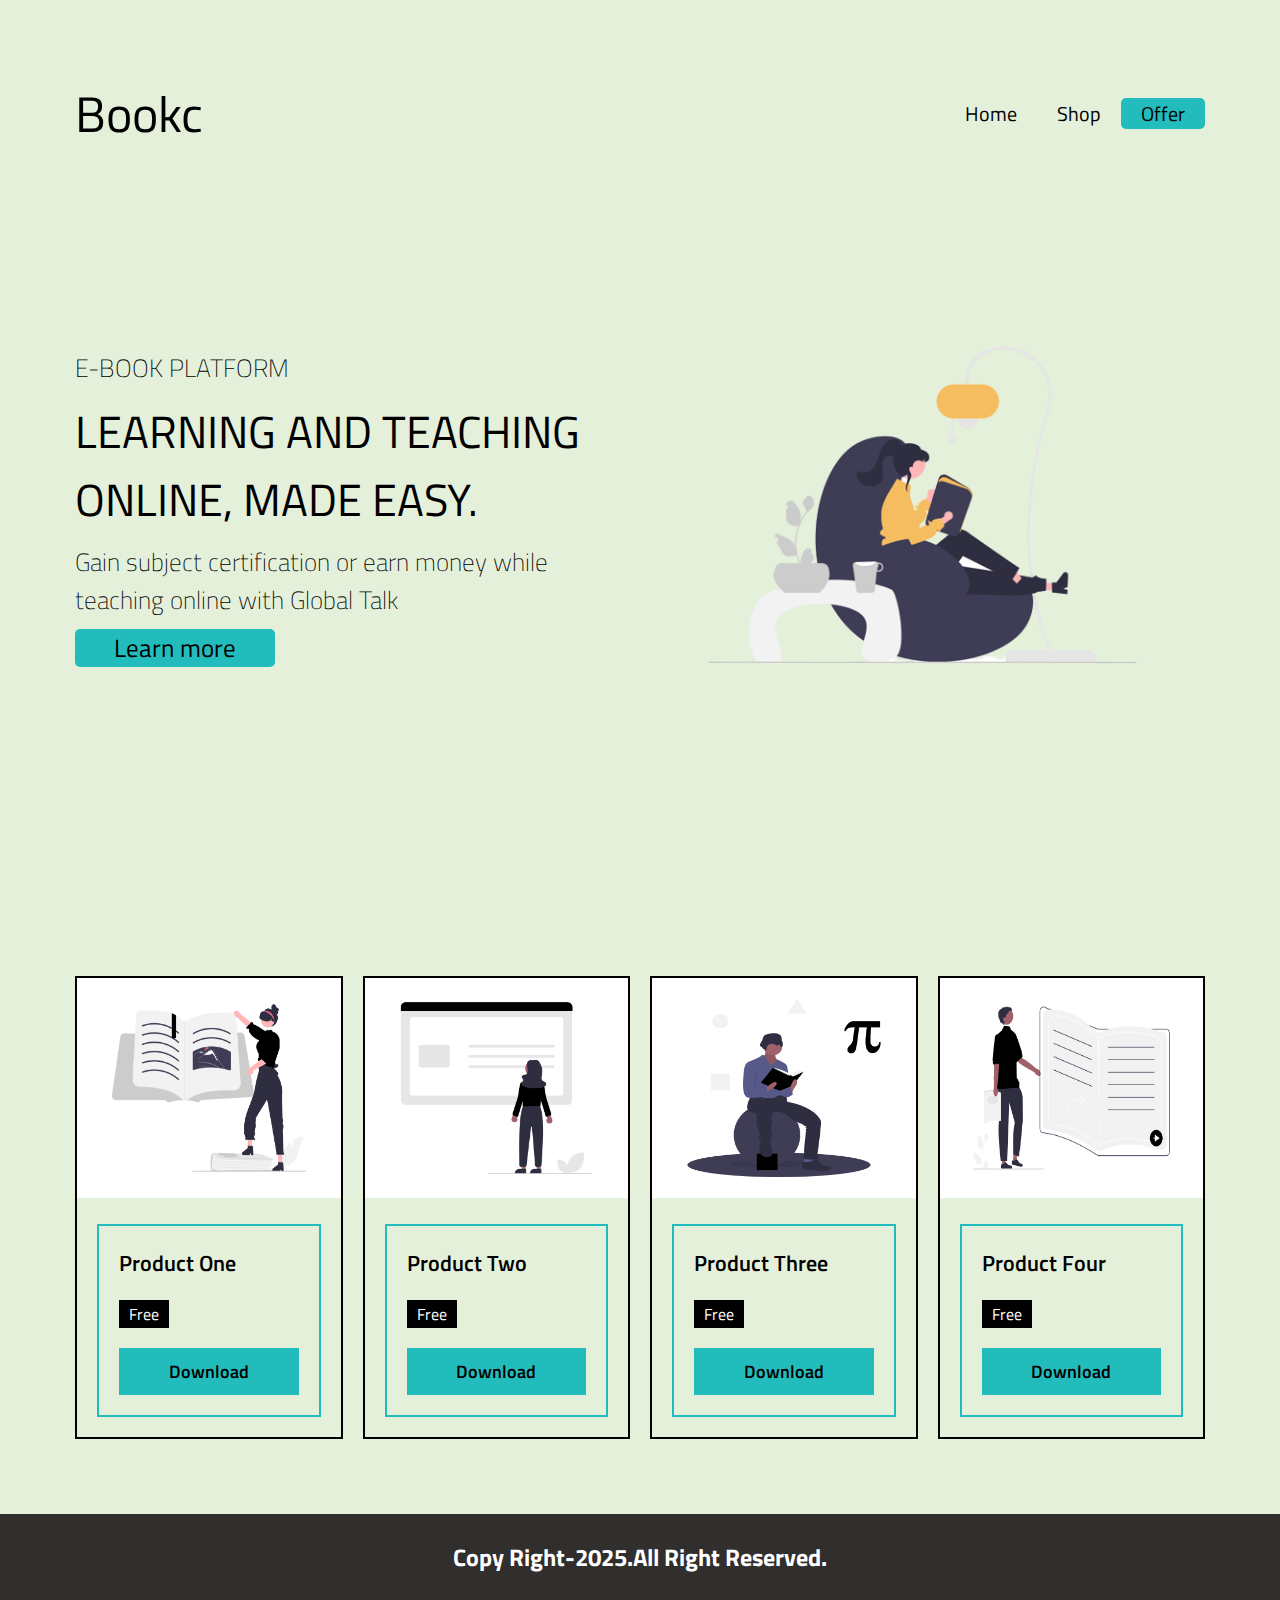
<file: index.html>
<!DOCTYPE html>
<html lang="en">
  <head>
    <meta charset="UTF-8" />
    <meta name="viewport" content="width=device-width, initial-scale=1.0" />

    <!-- //style// -->
    <link rel="stylesheet" href="/style.css" />
    <!-- //font// -->
    <link rel="preconnect" href="https://fonts.googleapis.com" />
    <link rel="preconnect" href="https://fonts.gstatic.com" crossorigin="" />
    <link
      href="https://fonts.googleapis.com/css2?family=Montserrat:wght@100&amp;family=Open+Sans:wght@300&amp;family=Poppins:wght@400;900&amp;family=Raleway:wght@100;300&amp;family=Roboto:wght@100&amp;family=Sofia+Sans+Condensed:wght@400;500;600;700&amp;family=Titillium+Web:wght@200&amp;display=swap"
      rel="stylesheet"
    />
    <!-- //favicon// -->
    <link rel="shortcut icon" href="/image/favicon.ico" type="image/x-icon" />
    <!-- //title// -->
    <title>Bookc || Home</title>
  </head>
  <body>
    <div class="home">
      <!-- //header section// -->
      <header class="header">
        <h1 class="title">Bookc</h1>
        <nav>
          <a href="">Home</a>
          <a href="./pages/shop.html">Shop</a>
          <button>Offer</button>
        </nav>
      </header>
      <!-- //header-part-end// -->

      <!-- //hero-section-start// -->
      <div class="hero-container">
        <div class="content-container">
          <div class="sub-title">E-BOOK PLATFORM</div>
          <h2 class="title">
            LEARNING AND TEACHING <br />
            ONLINE, MADE EASY.
          </h2>
          <div class="description">
            Gain subject certification or earn money while <br />
            teaching online with Global Talk
          </div>
          <button class="hero-cta">Learn more</button>
        </div>
        <div class="image-container">
          <img src="/image/home-page-hero-img.png" alt="" />
        </div>
      </div>
      <!-- //hero-section-end// -->

      <!-- //product-section// -->
      <div class="product-section">
        <div class="product-heading">
          <h2>Special Collection</h2>
        </div>
        <div class="product-grid">
          <div class="product">
            <img src="/image/home-product-1-img.png" alt="" />
            <div class="product-content-container">
              <div class="content product-content">
                <div class="productname">Product One</div>
                <span class="product-tag">Free</span>
                <button class="download-btn">Download</button>
              </div>
              <button class="download-btn-hidden">Download</button>
            </div>
          </div>
          <div class="product">
            <img src="/image/home-product-2-img.png" alt="" />
            <div class="product-content-container">
              <div class="content product-content">
                <div class="productname">Product Two</div>
                <span class="product-tag">Free</span>
                <button class="download-btn">Download</button>
              </div>
              <button class="download-btn-hidden">Download</button>
            </div>
          </div>
          <div class="product">
            <img src="/image/home-product-3-img.png" alt="" />
            <div class="product-content-container">  
              <div class="content product-content">
                <div class="productname">Product Three</div>
                <span class="product-tag">Free</span>
                <button class="download-btn">Download</button>
              </div>
              <button class="download-btn-hidden">Download</button>
            </div>
          </div>
          <div class="product">
            <img src="/image/home-product-4-img.png" alt="" />
            <div class="product-content-container">
              <div class="content product-content">
                <div class="productname">Product Four</div>
                <span class="product-tag">Free</span>
                <button class="download-btn">Download</button>
              </div>
              <button class="download-btn-hidden">Download</button>
            </div>
          </div>
        </div>
      </div>
    </div>

    <div class="bottom"><h2>Copy Right-2025.All Right Reserved.</h2></div>
  </body>
</html>
</file>
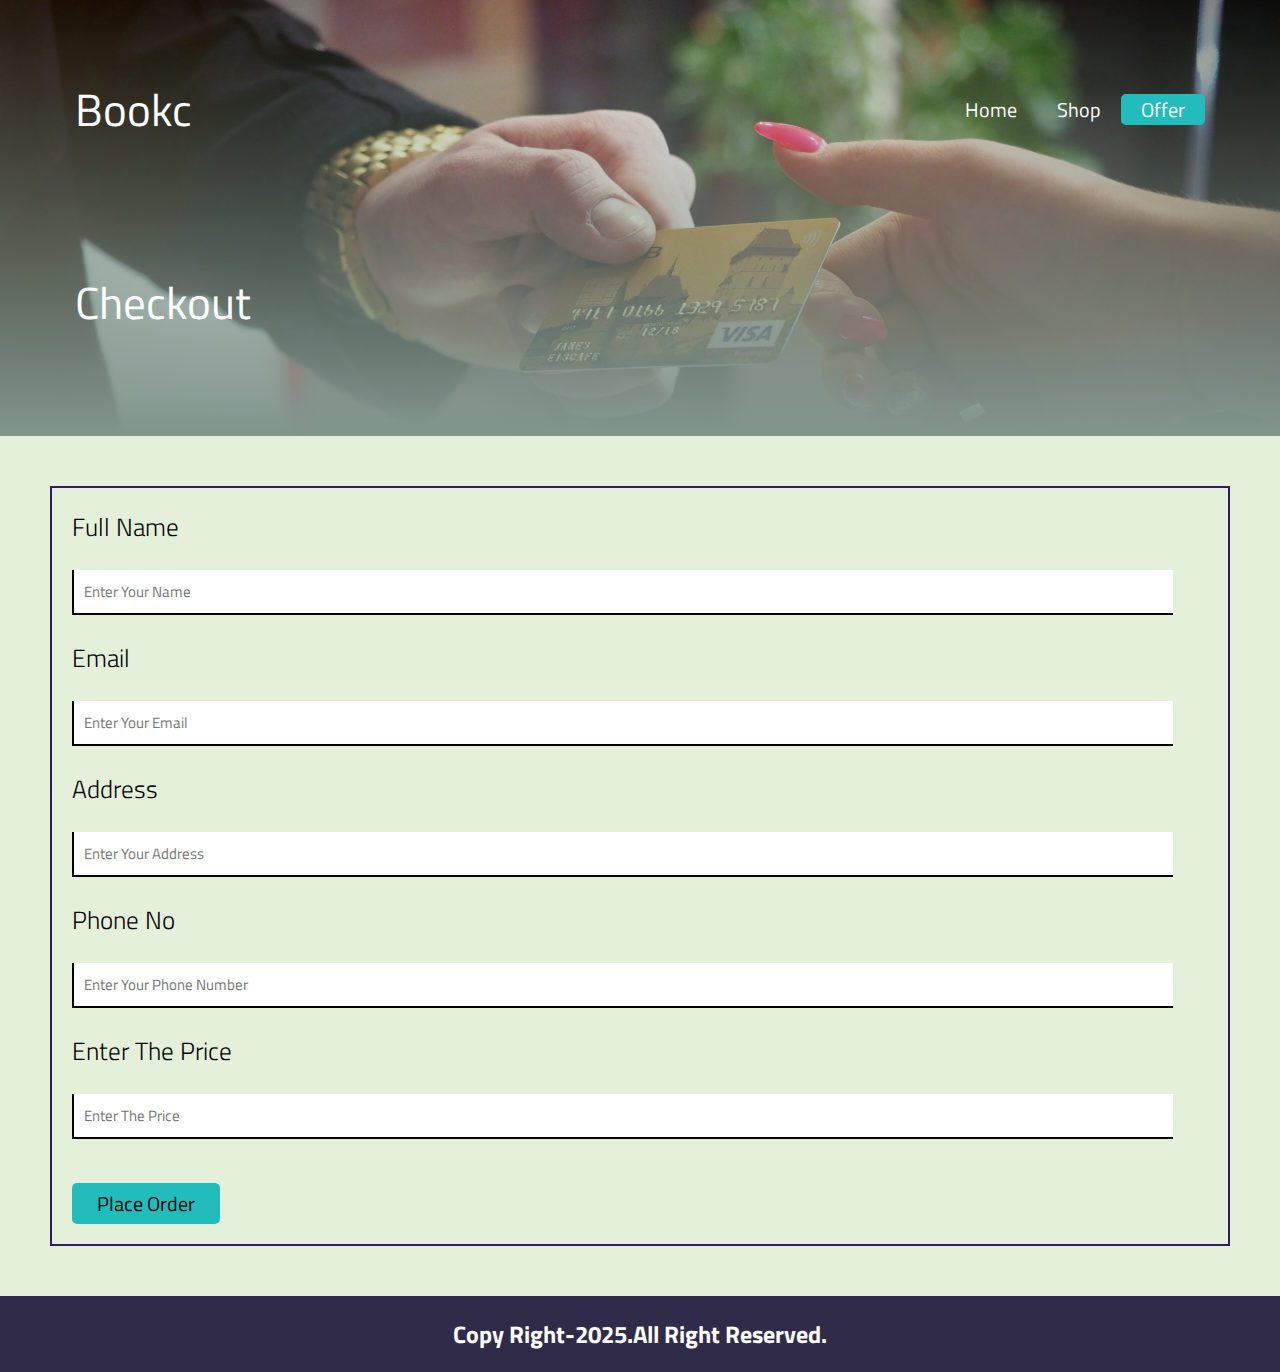
<file: pages/check-out.html>
<!DOCTYPE html>
<html lang="en">
  <head>
    <meta charset="UTF-8" />
    <meta name="viewport" content="width=device-width, initial-scale=1.0" />

    <!-- //style// -->
    <link rel="stylesheet" href="/style.css" />
    <!-- //font// -->
    <link rel="preconnect" href="https://fonts.googleapis.com" />
    <link rel="preconnect" href="https://fonts.gstatic.com" crossorigin="" />
    <link
      href="https://fonts.googleapis.com/css2?family=Montserrat:wght@100&amp;family=Open+Sans:wght@300&amp;family=Poppins:wght@400;900&amp;family=Raleway:wght@100;300&amp;family=Roboto:wght@100&amp;family=Sofia+Sans+Condensed:wght@400;500;600;700&amp;family=Titillium+Web:wght@200&amp;display=swap"
      rel="stylesheet"
    />
    <!-- //favicon// -->
    <link rel="shortcut icon" href="/image/favicon.ico" type="image/x-icon" />
    <!-- //title// -->
    <title>Bookc || Home</title>
  </head>
  <body>
    <div class="home">
      <!-- //header section// -->
      <header class="header-2">
        <section class="header-top-2">
          <h1>Bookc</h1>
          <!-- //nav-start// -->
          <nav>
            <a href="/index.html">Home</a>
            <a href="/pages/shop.html">Shop</a>
            <button>Offer</button>
          </nav>
        </section>
        <h2>Checkout</h2>
      </header>
      <!-- //header-part-end// -->

      <!-- //form-section// -->

      <section class="container">
        <form action="">
          <div class="full-name">
            <h2>Full Name</h2><br>
            <input type="text" required placeholder="Enter Your Name">
          </div><br>
          <div class="email">
            <h2>Email</h2><br>
            <input type="email" required name id placeholder="Enter Your Email">
          </div><br>
          <div class="address">
            <h2>Address</h2><br>
            <input type="text" required placeholder="Enter Your Address">
          </div><br>
          <div class="phone-no">
            <h2>Phone No</h2><br>
            <input type="number" required placeholder="Enter Your Phone Number">
          </div><br>
          <div class="enter-price">
            <h2>Enter The Price</h2><br>
            <input type="number" required placeholder="Enter The Price">
          </div><br>
          <div class="btn">
            <button type="submit">Place Order</button>
          </div>
        </form>
      </section>
      <footer>
          <h2>Copy Right-2025.All Right Reserved.</h2>
        </footer>
        </body>
        </html>
</file>
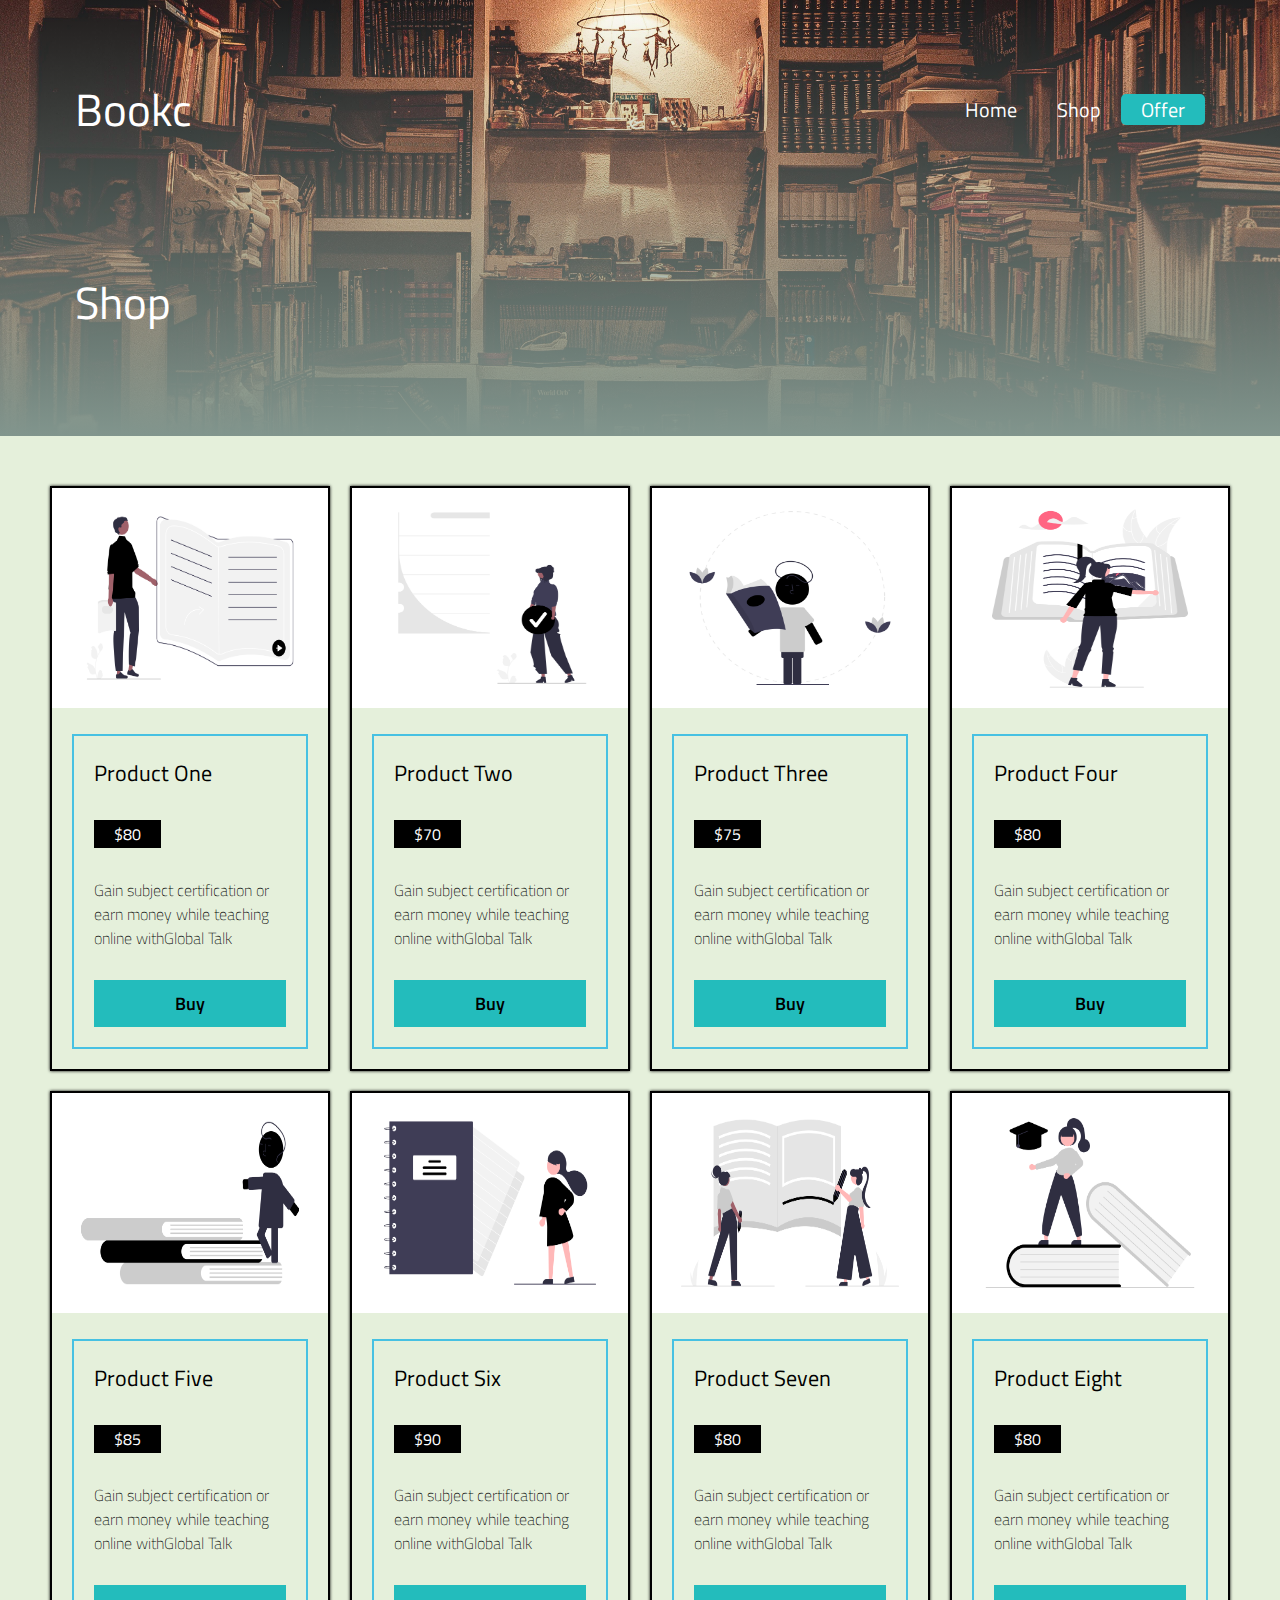
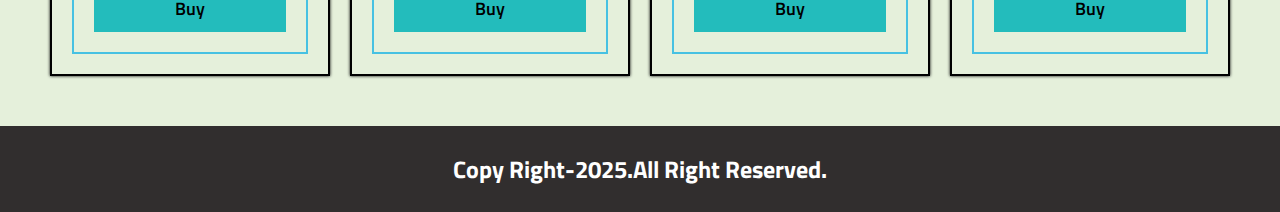
<file: pages/shop.html>
<!DOCTYPE html>
<html lang="en">
  <head>
    <meta charset="UTF-8" />
    <meta name="viewport" content="width=device-width, initial-scale=1.0" />

    <!-- //style// -->
    <link rel="stylesheet" href="/style.css" />
    <!-- //font// -->
    <link rel="preconnect" href="https://fonts.googleapis.com" />
    <link rel="preconnect" href="https://fonts.gstatic.com" crossorigin="" />
    <link
      href="https://fonts.googleapis.com/css2?family=Montserrat:wght@100&amp;family=Open+Sans:wght@300&amp;family=Poppins:wght@400;900&amp;family=Raleway:wght@100;300&amp;family=Roboto:wght@100&amp;family=Sofia+Sans+Condensed:wght@400;500;600;700&amp;family=Titillium+Web:wght@200&amp;display=swap"
      rel="stylesheet"
    />
    <!-- //favicon// -->
    <link rel="shortcut icon" href="/image/favicon.ico" type="image/x-icon" />
    <!-- //title// -->
    <title>Bookc || Home</title>
  </head>
  <body>
    <div class="home">
      <!-- //header section=start// -->
      <header class="header-1">
        <section class="header-top">
          <h1>Bookc</h1>
          <!-- //nav-start// -->
          <nav>
            <a href="/index.html">Home</a>
            <a href="/pages/shop.html">Shop</a>
            <button>Offer</button>
          </nav>
        </section>
        <h2>Shop</h2>
      </header>
      <!-- //header-section-end// -->

      <!-- //product-section// -->
      <div class="product-section-2">
        <!-- <div class="product-heading-2">
          <h2>Products</h2>
        </div> -->
        <div class="product-grid-2">
          <div class="product-2">
            <img src="/image/shop-book-1.png" alt="" />
            <div class="product-content-2">
              <div class="productname">Product One</div>
              <span class="price">$80</span>
              <div class="description">
                Gain subject certification or earn money while teaching online
                withGlobal Talk
              </div>
              <a href="/pages/check-out.html"><button class="buy-btn">Buy</button></a>
            </div>
          </div>
          <div class="product-2">
            <img src="/image/shop-book-2.png" alt="" />
            <div class="product-content-2">
              <div class="productname">Product Two</div>
              <span class="price">$70</span>
              <div class="description">
                Gain subject certification or earn money while teaching online
                withGlobal Talk
              </div>
              <a href="/pages/check-out.html"><button class="buy-btn">Buy</button></a>
            </div>
          </div>
          <div class="product-2">
            <img src="/image/shop-book-3.png" alt="" />
            <div class="product-content-2">
              <div class="productname">Product Three</div>
              <span class="price">$75</span>
              <div class="description">
                Gain subject certification or earn money while teaching online
                withGlobal Talk
              </div>
              <a href="/pages/check-out.html"><button class="buy-btn">Buy</button></a>
            </div>
          </div>
          <div class="product-2">
            <img src="/image/shop-book-4.png" alt="" />
            <div class="product-content-2">
              <div class="productname">Product Four</div>
              <span class="price">$80</span>
              <div class="description">
                Gain subject certification or earn money while teaching online
                withGlobal Talk
              </div>
              <a href="/pages/check-out.html"><button class="buy-btn">Buy</button></a>
            </div>
          </div>
          <div class="product-2">
            <img src="/image/shop-book-5.png" alt="" />
            <div class="product-content-2">
              <div class="productname">Product Five</div>
              <span class="price">$85</span>
              <div class="description">
                Gain subject certification or earn money while teaching online
                withGlobal Talk
              </div>
              <a href="/pages/check-out.html"><button class="buy-btn">Buy</button></a>
            </div>
          </div>
          <div class="product-2">
            <img src="/image/shop-book-6.png" alt="" />
            <div class="product-content-2">
              <div class="productname">Product Six</div>
              <span class="price">$90</span>
              <div class="description">
                Gain subject certification or earn money while teaching online
                withGlobal Talk
              </div>
              <a href="/pages/check-out.html"><button class="buy-btn">Buy</button></a>
            </div>
          </div>
          <div class="product-2">
            <img src="/image/shop-book-7.png" alt="" />
            <div class="product-content-2">
              <div class="productname">Product Seven</div>
              <span class="price">$80</span>
              <div class="description">
                Gain subject certification or earn money while teaching online
                withGlobal Talk
              </div>
              <a href="/pages/check-out.html"><button class="buy-btn">Buy</button></a>
            </div>
          </div>
          <div class="product-2">
            <img src="/image/shop-book-8.png" alt="" />
            <div class="product-content-2">
              <div class="productname">Product Eight</div>
              <span class="price">$80</span>
              <div class="description">
                Gain subject certification or earn money while teaching online
                withGlobal Talk
              </div>
              <a href="/pages/check-out.html"><button class="buy-btn">Buy</button></a>
            </div>
          </div>
        </div>
      </div>
    </div>

    <div class="bottom"><h2>Copy Right-2025.All Right Reserved.</h2></div>
  </body>
</html>
</file>
<file: style.css>
@import url("https://fonts.googleapis.com/css2?family=Titillium+Web:ital,wght@0,200;0,300;0,400;0,600;0,700;0,900;1,200;1,300;1,400;1,600;1,700&display=swap");
body,
html {
  margin: 0;
  padding: 0;
}

* {
  margin: 0;
  padding: 0;
  text-decoration: none;
  font-family: "Titillium Web", sans-serif;
}

.download-btn-hidden {
  display: none;
  background-color: #078b8b;
  padding: 10px 10px;
  border: 0;
  font-size: 18px;
  font-weight: 600;
  cursor: pointer;
}

.download-btn-hidden:hover {
  color: white;
  background-color: #000000;
}

.product-content-container:hover .download-btn-hidden {
  display: block;
}

.product-content-container:hover {
  background-color: #23bcbc;
  display: -webkit-box;
  display: -ms-flexbox;
  display: flex;
  -webkit-box-pack: center;
      -ms-flex-pack: center;
          justify-content: center;
  -webkit-box-align: center;
      -ms-flex-align: center;
          align-items: center;
  padding: 86px 0px;
}

.product-content-container:hover .product-content {
  display: none !important;
}

/* //header section// */
.home {
  background-color: #e5f0db;
  /* //hero-section-start// */
  /* //product section container// */
}

.home .header {
  display: -webkit-box;
  display: -ms-flexbox;
  display: flex;
  -webkit-box-pack: justify;
      -ms-flex-pack: justify;
          justify-content: space-between;
  -webkit-box-align: center;
      -ms-flex-align: center;
          align-items: center;
  padding: 75px;
}

.home .header h1 {
  font-size: 50px;
  font-weight: 400;
}

.home .header nav {
  display: -webkit-box;
  display: -ms-flexbox;
  display: flex;
  -webkit-box-align: center;
      -ms-flex-align: center;
          align-items: center;
  gap: px;
}

.home .header nav nav,
.home .header nav a,
.home .header nav button {
  padding: 0px 20px;
  border: 0;
  border-radius: 5px;
  font-size: 20px;
  color: black;
}

.home .header nav button {
  background-color: #23bcbc;
}

.home .hero-container {
  display: -webkit-box;
  display: -ms-flexbox;
  display: flex;
  -webkit-box-pack: justify;
      -ms-flex-pack: justify;
          justify-content: space-between;
  -webkit-box-align: center;
      -ms-flex-align: center;
          align-items: center;
  padding: 75px;
}

.home .hero-container .content-container {
  display: -webkit-box;
  display: -ms-flexbox;
  display: flex;
  -webkit-box-orient: vertical;
  -webkit-box-direction: normal;
      -ms-flex-direction: column;
          flex-direction: column;
  gap: 10px;
  width: 50%;
}

.home .hero-container .content-container .sub-title,
.home .hero-container .content-container .description {
  font-size: 25px;
  font-weight: 200;
}

.home .hero-container .content-container .title {
  font-size: 45px;
  font-weight: 400;
}

.home .hero-container .content-container .hero-cta {
  padding: 0px 20px;
  width: 200px;
  background-color: #23bcbc;
  border: 0;
  border-radius: 5px;
  font-size: 25px;
}

.home .hero-container .image-container {
  width: 50%;
}

.home .hero-container .image-container img {
  width: 100%;
  height: auto;
}

.home .product-section {
  padding: 75px;
  display: -webkit-box;
  display: -ms-flexbox;
  display: flex;
  -webkit-box-orient: vertical;
  -webkit-box-direction: normal;
      -ms-flex-direction: column;
          flex-direction: column;
  gap: 20px;
}

.home .product-section .product-heading {
  width: 100%;
  display: -webkit-box;
  display: -ms-flexbox;
  display: flex;
  -webkit-box-pack: center;
      -ms-flex-pack: center;
          justify-content: center;
  font-size: 8rem;
  font-weight: bold;
  color: transparent;
  background-image: url("https://images.unsplash.com/photo-1732535725600-f805d8b33c9c?q=80&w=1470&auto=format&fit=crop&ixlib=rb-4.0.3&ixid=M3wxMjA3fDB8MHxwaG90by1wYWdlfHx8fGVufDB8fHx8fA%3D%3D");
  background-size: 200%;
  /* Enlarged for smooth animation */
  background-position: 0 50%;
  background-clip: text;
  -webkit-background-clip: text;
  -webkit-text-fill-color: transparent;
  -webkit-animation: animate-background 5s infinite alternate linear;
          animation: animate-background 5s infinite alternate linear;
}

.home .product-section .product-heading h2 {
  font-size: 60px;
  font-weight: 500;
  text-transform: uppercase;
}

@-webkit-keyframes animate-background {
  0% {
    background-position: 0 50%;
  }
  100% {
    background-position: 100% 50%;
  }
}

@keyframes animate-background {
  0% {
    background-position: 0 50%;
  }
  100% {
    background-position: 100% 50%;
  }
}

.home .product-section .product-grid {
  display: -webkit-box;
  display: -ms-flexbox;
  display: flex;
  /* display: grid; */
  /* grid-template-columns: 1fr 1fr 1fr 1fr; */
  gap: 20px;
}

.home .product-section .product-grid .product {
  border: 2px solid black;
  width: 100%;
}

.home .product-section .product-grid .product img {
  width: 100%;
  height: 220px;
  background-color: white;
}

.home .product-section .product-grid .product .product-content {
  border: 2px solid #23bcbc;
  display: -webkit-box;
  display: -ms-flexbox;
  display: flex;
  -webkit-box-orient: vertical;
  -webkit-box-direction: normal;
      -ms-flex-direction: column;
          flex-direction: column;
  padding: 20px;
  margin: 20px;
  gap: 20px;
}

.home .product-section .product-grid .product .product-content .productname {
  font-size: 22px;
  font-weight: 600;
}

.home .product-section .product-grid .product .product-content .product-tag {
  background: black;
  color: white;
  padding: 2px 10px;
  width: -webkit-fit-content;
  width: -moz-fit-content;
  width: fit-content;
}

.home .product-section .product-grid .product .product-content .download-btn {
  background-color: #23bcbc;
  padding: 10px 10px;
  border: 0;
  font-size: 18px;
  font-weight: 600;
  cursor: pointer;
}

.home .product-section .product-grid .product .product-content .download-btn:hover {
  color: white;
  background-color: #000000;
}

.bottom {
  text-align: center;
  padding: 25px;
  color: white;
  background-color: #312e2e;
}

@media (max-width: 767px) {
  .header {
    -webkit-box-orient: vertical;
    -webkit-box-direction: normal;
        -ms-flex-direction: column;
            flex-direction: column;
  }
  .hero-container {
    -webkit-box-orient: vertical;
    -webkit-box-direction: normal;
        -ms-flex-direction: column;
            flex-direction: column;
  }
  .content-container {
    line-height: px;
  }
  .product-grid {
    -webkit-box-orient: vertical;
    -webkit-box-direction: normal;
        -ms-flex-direction: column;
            flex-direction: column;
    width: 390px;
    margin-left: -71px;
  }
  .product {
    width: 100%;
  }
}

/* //shope-style// */
/* //header-section// */
.header-1 {
  background-image: -webkit-gradient(linear, left top, left bottom, from(#ebe79b04), to(#81958d)), url(/image/pexels-juanpphotoandvideo-877971.jpg);
  background-image: linear-gradient(-180deg, #ebe79b04, #81958d), url(/image/pexels-juanpphotoandvideo-877971.jpg);
  background-position: center;
  background-repeat: no-repeat;
  background-size: cover;
  color: white;
}

.header-1 h2 {
  font-size: 45px;
  font-weight: 400;
  color: white;
  margin: 50px;
  padding-left: 25px;
  padding-bottom: 100px;
}

.header-1 .header-top {
  display: -webkit-box;
  display: -ms-flexbox;
  display: flex;
  -webkit-box-pack: justify;
      -ms-flex-pack: justify;
          justify-content: space-between;
  -webkit-box-align: center;
      -ms-flex-align: center;
          align-items: center;
  padding: 75px;
}

.header-1 .header-top h1 {
  font-size: 45px;
  font-weight: 400;
  color: white;
}

.header-1 .header-top nav {
  display: -webkit-box;
  display: -ms-flexbox;
  display: flex;
  -webkit-box-align: center;
      -ms-flex-align: center;
          align-items: center;
  gap: px;
}

.header-1 .header-top nav nav,
.header-1 .header-top nav a,
.header-1 .header-top nav button {
  padding: 0px 20px;
  border: 0;
  border-radius: 5px;
  font-size: 20px;
  color: white;
}

.header-1 .header-top nav button {
  background-color: #23bcbc;
}

/* //Product-section// */
.product-section-2 {
  padding: 0px 50px 50px 50px;
  display: -webkit-box;
  display: -ms-flexbox;
  display: flex;
  -webkit-box-orient: vertical;
  -webkit-box-direction: normal;
      -ms-flex-direction: column;
          flex-direction: column;
  gap: 20px;
}

.product-section-2 .product-heading-2 {
  width: 100%;
  display: -webkit-box;
  display: -ms-flexbox;
  display: flex;
  -webkit-box-pack: center;
      -ms-flex-pack: center;
          justify-content: center;
  font-size: 8rem;
  font-weight: bold;
  color: transparent;
  background-image: url("https://images.unsplash.com/photo-1732535725600-f805d8b33c9c?q=80&w=1470&auto=format&fit=crop&ixlib=rb-4.0.3&ixid=M3wxMjA3fDB8MHxwaG90by1wYWdlfHx8fGVufDB8fHx8fA%3D%3D");
  background-size: 200%;
  /* Enlarged for smooth animation */
  background-position: 0 50%;
  background-clip: text;
  -webkit-background-clip: text;
  -webkit-text-fill-color: transparent;
  -webkit-animation: animate-background 5s infinite alternate linear;
          animation: animate-background 5s infinite alternate linear;
}

.product-section-2 .product-heading-2 h2 {
  font-size: 60px;
  font-weight: 500;
  text-transform: uppercase;
}

@keyframes animate-background {
  0% {
    background-position: 0 50%;
  }
  100% {
    background-position: 100% 50%;
  }
}

.product-section-2 .product-grid-2 {
  display: -ms-grid;
  display: grid;
  -ms-grid-columns: 1fr 1fr 1fr 1fr;
      grid-template-columns: 1fr 1fr 1fr 1fr;
  gap: 20px;
}

.product-section-2 .product-grid-2 .product-2 {
  border: 2px solid black;
  -webkit-box-shadow: 0px 0px 3px 0px black;
          box-shadow: 0px 0px 3px 0px black;
}

.product-section-2 .product-grid-2 .product-2 img {
  width: 100%;
  height: 220px;
  background-color: white;
}

.product-section-2 .product-grid-2 .product-2 .product-content-2 {
  display: -webkit-box;
  display: -ms-flexbox;
  display: flex;
  -webkit-box-orient: vertical;
  -webkit-box-direction: normal;
      -ms-flex-direction: column;
          flex-direction: column;
  padding: 20px;
  gap: 30px;
  border: 2px solid #47c1e2;
  margin: 20px;
}

.product-section-2 .product-grid-2 .product-2 .product-content-2 .productname {
  font-size: 22px;
  font-weight: 500;
}

.product-section-2 .product-grid-2 .product-2 .product-content-2 .price {
  background: black;
  color: white;
  padding: 2px 20px;
  width: -webkit-fit-content;
  width: -moz-fit-content;
  width: fit-content;
}

.product-section-2 .product-grid-2 .product-2 .product-content-2 .description {
  font-weight: 100;
}

.product-section-2 .product-grid-2 .product-2 .product-content-2 .buy-btn {
  background-color: #23bcbc;
  padding: 10px 10px;
  border: 0;
  font-size: 18px;
  font-weight: 600;
  cursor: pointer;
  width: 100%;
}

.product-section-2 .product-grid-2 .product-2 .product-content-2 .buy-btn:hover {
  color: white;
  background-color: #000000;
}

/* //check-out-style// */
/* //header-section-start// */
body {
  padding: 0;
  margin: 0;
  background-color: #f2fbea;
  /* //font style// */
  font-family: "Montserrat", sans-serif;
  font-family: "Open Sans", sans-serif;
  font-family: "Poppins", sans-serif;
  font-family: "Raleway", sans-serif;
  font-family: "Roboto", sans-serif;
  font-family: "Sofia Sans Condensed", sans-serif;
  font-family: "Titillium Web", sans-serif;
}

.header-2 {
  background-image: -webkit-gradient(linear, left top, left bottom, from(#ebe79b04), to(#81958d)), url(./image/pexels-energepic-com-27411-2988232.jpg);
  background-image: linear-gradient(-180deg, #ebe79b04, #81958d), url(./image/pexels-energepic-com-27411-2988232.jpg);
  background-position: "";
  background-repeat: no-repeat;
  background-size: cover;
  color: white;
}

.header-2 h2 {
  font-size: 45px;
  font-weight: 400;
  color: white;
  margin: 50px;
  padding-left: 25px;
  padding-bottom: 100px;
}

.header-2 .header-top-2 {
  display: -webkit-box;
  display: -ms-flexbox;
  display: flex;
  -webkit-box-pack: justify;
      -ms-flex-pack: justify;
          justify-content: space-between;
  -webkit-box-align: center;
      -ms-flex-align: center;
          align-items: center;
  padding: 75px;
}

.header-2 .header-top-2 h1 {
  font-size: 45px;
  font-weight: 400;
  color: white;
}

.header-2 .header-top-2 nav {
  display: -webkit-box;
  display: -ms-flexbox;
  display: flex;
  -webkit-box-align: center;
      -ms-flex-align: center;
          align-items: center;
  gap: 0px;
}

.header-2 .header-top-2 nav nav,
.header-2 .header-top-2 nav a,
.header-2 .header-top-2 nav button {
  padding: 0px 20px;
  border: 0;
  border-radius: 5px;
  font-size: 20px;
  color: white;
}

.header-2 .header-top-2 nav button {
  background-color: #23bcbc;
}

/* //form-section// */
.container {
  margin: 50px;
  display: -webkit-box;
  display: -ms-flexbox;
  display: flex;
  gap: 20px;
}

.container form {
  -webkit-box-flex: 3;
      -ms-flex: 3;
          flex: 3;
  display: -webkit-box;
  display: -ms-flexbox;
  display: flex;
  -webkit-box-orient: vertical;
  -webkit-box-direction: normal;
      -ms-flex-direction: column;
          flex-direction: column;
  border: 2px solid #321d67;
  padding: 20px;
}

.container form h2 {
  font-size: 25px;
  font-weight: 370;
}

.container form input {
  font-size: 15px;
  width: 95%;
  padding: 10px;
  border: 0;
  border-left: 2px solid black;
  border-bottom: 2px solid black;
}

.container form button {
  padding: 5px 25px;
  margin-top: 20px;
  font-size: 20px;
  border-radius: 5px;
  background-color: #23bcbc;
  border: none;
  cursor: pointer;
}

footer {
  text-align: center;
  color: white;
  background-color: #312b4a;
  padding: 20px;
}

@media (max-width: 767px) {
  .header-2 {
    text-align: center;
  }
  .header-2,
  .header-top-2 {
    -webkit-box-orient: vertical;
    -webkit-box-direction: normal;
        -ms-flex-direction: column;
            flex-direction: column;
  }
  form,
  input {
    width: 90%;
  }
}
/*# sourceMappingURL=style.css.map */
</file>
